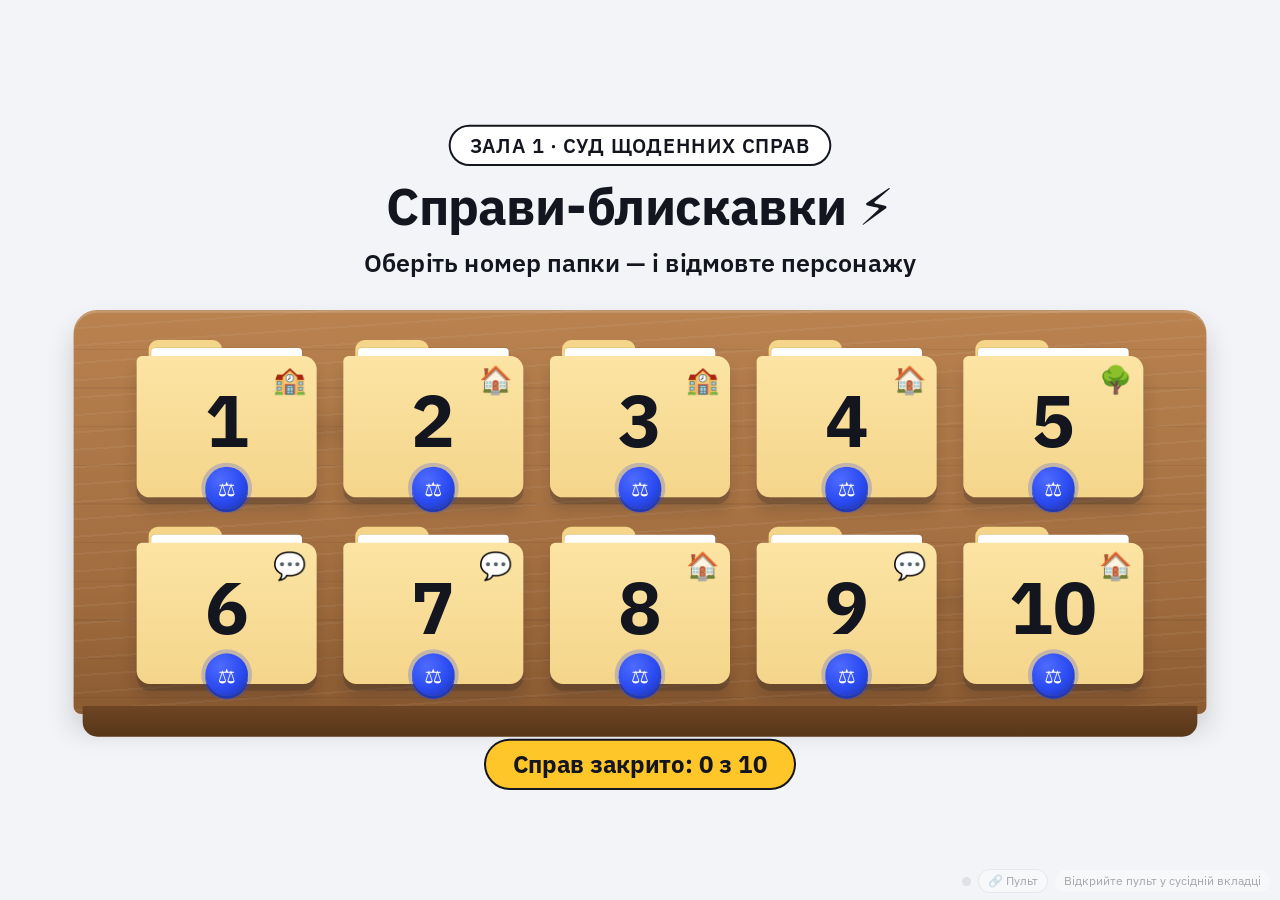
<file: index.html>
<!doctype html>
<html lang="uk">
<head>
  <meta charset="utf-8">
  <meta name="viewport" content="width=device-width, initial-scale=1">
  <title>Папки суду · Справи-блискавки</title>
  <link rel="preconnect" href="https://fonts.googleapis.com">
  <link rel="preconnect" href="https://fonts.gstatic.com" crossorigin>
  <link href="https://fonts.googleapis.com/css2?family=IBM+Plex+Sans:wght@400;600;700&display=swap" rel="stylesheet">
  <link rel="stylesheet" href="style.css">
  <link rel="icon" href="data:image/svg+xml,<svg xmlns='http://www.w3.org/2000/svg' viewBox='0 0 100 100'><text y='.9em' font-size='90'>⚖️</text></svg>">
</head>
<body>
  <div id="viewport">
    <div id="stage" aria-live="polite">

      <!-- СТІЛ СУДДІ -->
      <section id="scene-table" class="scene" hidden>
        <header class="table-head">
          <span class="pill pill--outline">ЗАЛА 1 · СУД ЩОДЕННИХ СПРАВ</span>
          <h1>Справи-блискавки ⚡</h1>
          <p class="sub">Оберіть номер папки — і відмовте персонажу</p>
        </header>
        <div class="desk">
          <div class="desk-top">
            <div class="folders" id="folders"></div>
          </div>
          <div class="desk-edge"></div>
        </div>
        <div class="counter" id="counter">Справ закрито: 0 з 10</div>
      </section>

      <!-- ВІДКРИТА СПРАВА -->
      <section id="scene-case" class="scene" hidden>
        <div class="case-card" id="case-card">
          <div class="case-top">
            <span class="case-tab" id="case-tab">Справа № 1</span>
            <span class="pill pill--outline pill--place" id="case-place">🏫 Школа</span>
          </div>
          <p class="case-context" id="case-context"></p>

          <div class="case-main">
            <div class="speaker" id="speaker">
              <div class="avatar" id="avatar"></div>
              <div class="speaker-name" id="speaker-name"></div>
              <div class="speaker-role" id="speaker-role"></div>
            </div>

            <div class="talk">
              <div class="badges" id="badges"></div>
              <div class="bubble" id="bubble">
                <p class="bubble-text" id="bubble-text"></p>
              </div>
              <div class="verdict-layer" id="verdict-layer">
                <div class="gavel" id="gavel" aria-hidden="true">
                  <svg viewBox="0 0 220 220" width="220" height="220">
                    <!-- руків'я -->
                    <rect x="101" y="78" width="18" height="128" rx="9" fill="#8A5A31"/>
                    <rect x="99" y="186" width="22" height="22" rx="8" fill="#6E4524"/>
                    <rect x="105" y="84" width="5" height="96" rx="2.5" fill="#B9824F" opacity=".7"/>
                    <!-- голівка: дерев'яний циліндр із торцями -->
                    <rect x="34" y="34" width="152" height="52" rx="12" fill="#A06C3E"/>
                    <rect x="34" y="40" width="152" height="10" rx="5" fill="#C98A4B" opacity=".8"/>
                    <rect x="22" y="28" width="26" height="64" rx="10" fill="#6E4524"/>
                    <rect x="172" y="28" width="26" height="64" rx="10" fill="#6E4524"/>
                    <rect x="62" y="34" width="8" height="52" fill="#FFC629"/>
                    <rect x="150" y="34" width="8" height="52" fill="#FFC629"/>
                  </svg>
                </div>
                <div class="stamp" id="stamp">ВІДМОВУ ПРИЙНЯТО</div>
                <div class="confetti" id="confetti"></div>
              </div>
            </div>
          </div>

          <div class="case-bottom">
            <div class="pill pill--hint" id="hint-pill">🛑 Ні · 💬 Бо — за бажанням · 🔄 Натомість — за бажанням</div>
            <div class="explain" id="explain" hidden></div>
          </div>
        </div>
      </section>

      <!-- КІНЕЦЬ ЗАСІДАННЯ -->
      <section id="scene-end" class="scene" hidden>
        <div class="end-wrap">
          <span class="pill pill--outline">ЗАЛА 1 · СУД ЩОДЕННИХ СПРАВ</span>
          <h1>Засідання закрито! ⚖️</h1>
          <p class="end-sub" id="end-sub">Справ розглянуто: 0 з 10</p>
          <div class="end-cards">
            <div class="end-card">
              <div class="end-emoji">🛑</div>
              <div class="end-title">Почали з «ні»</div>
              <div class="end-num" id="end-no">0</div>
            </div>
            <div class="end-card">
              <div class="end-emoji">💬</div>
              <div class="end-title">Без виправдань</div>
              <div class="end-num" id="end-noexcuse">0</div>
            </div>
            <div class="end-card">
              <div class="end-emoji">🔄</div>
              <div class="end-title">Втримали «ні» після перепитування</div>
              <div class="end-num" id="end-held">0</div>
            </div>
          </div>
          <p class="end-foot">Ваше «ні» — це повна відповідь. Дякуємо, суде! 💛</p>
        </div>
      </section>

    </div>
  </div>

  <!-- Куток тренера: маленький, не на сцені -->
  <div class="corner" id="corner">
    <span class="dot" id="pult-dot" title="Пульт"></span>
    <a href="pult.html" id="pult-link" target="sud-pult" rel="opener">🔗 Пульт</a>
    <span class="corner-hint" id="corner-hint">Відкрийте пульт у сусідній вкладці</span>
  </div>

  <script src="config.js"></script>
  <script src="data.js"></script>
  <script src="sync.js"></script>
  <script src="game.js"></script>
</body>
</html>
</file>
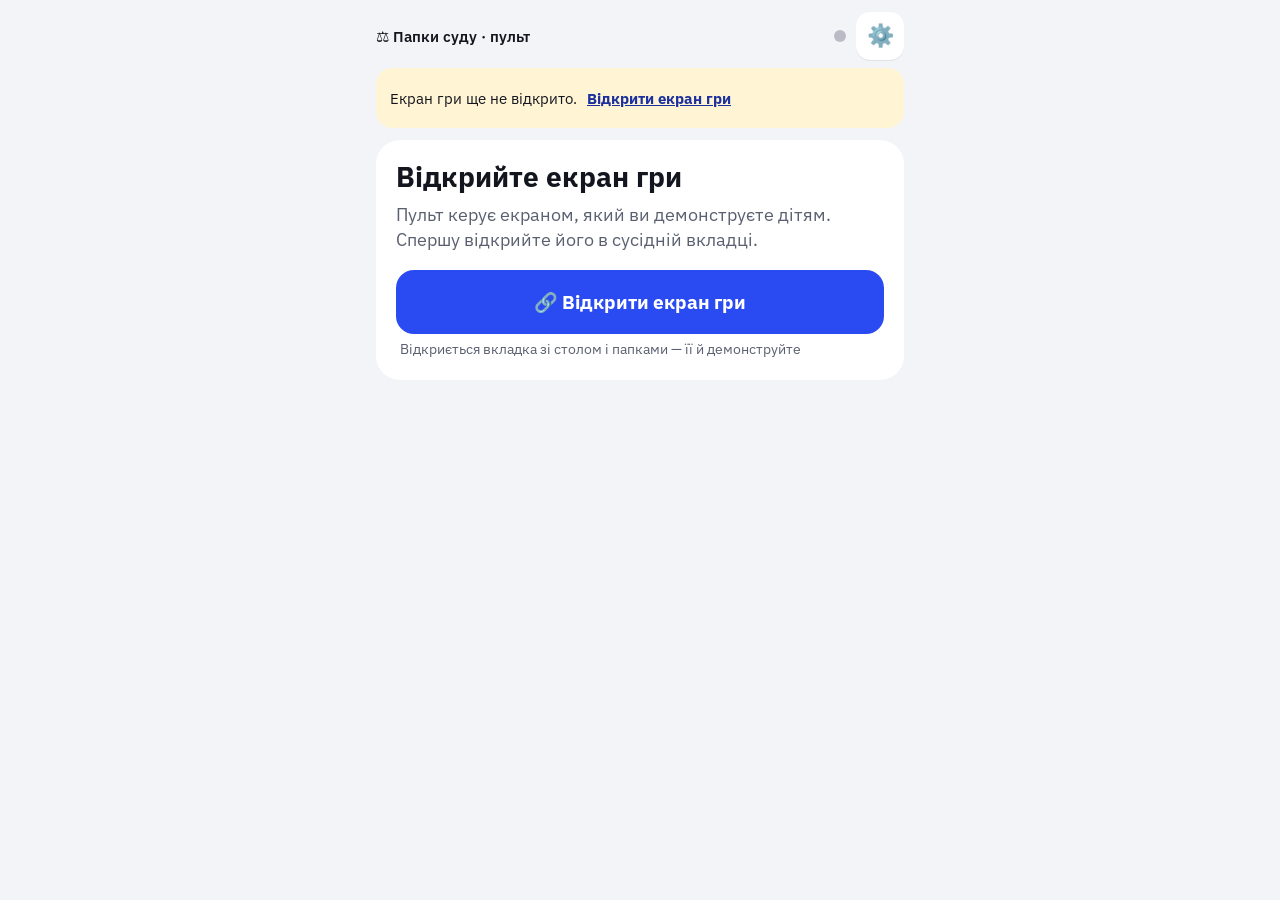
<file: pult.html>
<!doctype html>
<html lang="uk">
<head>
  <meta charset="utf-8">
  <meta name="viewport" content="width=device-width, initial-scale=1, viewport-fit=cover">
  <meta name="theme-color" content="#F3F4F7">
  <title>Пульт · Папки суду</title>
  <link rel="preconnect" href="https://fonts.googleapis.com">
  <link rel="preconnect" href="https://fonts.gstatic.com" crossorigin>
  <link href="https://fonts.googleapis.com/css2?family=IBM+Plex+Sans:wght@400;600;700&display=swap" rel="stylesheet">
  <link rel="stylesheet" href="pult.css">
  <link rel="icon" href="data:image/svg+xml,<svg xmlns='http://www.w3.org/2000/svg' viewBox='0 0 100 100'><text y='.9em' font-size='90'>🎛️</text></svg>">
</head>
<body>
  <div class="wrap">
    <header class="top">
      <div class="brand">⚖️ Папки суду · пульт</div>
      <div class="top-right">
        <span class="dot" id="dot" title="Екран гри не підключено" aria-label="Екран гри не підключено" role="img"></span>
        <button type="button" class="icon-btn" id="btn-menu" aria-expanded="false" aria-controls="menu" title="Налаштування">⚙️</button>
      </div>

      <div class="menu" id="menu" hidden>
        <div class="menu-status" id="menu-status">Екран гри не підключено</div>
        <button type="button" class="menu-item" id="btn-open-screen">🔗 Відкрити екран гри</button>
        <button type="button" class="menu-item" id="btn-sound" aria-pressed="false">🔇 Звук: вимкнено</button>
        <button type="button" class="menu-item" id="btn-new">🧹 Новий урок</button>
        <div class="room" id="room" hidden>
          <label for="room-code">Код кімнати (пульт на телефоні)</label>
          <div class="room-row">
            <input id="room-code" inputmode="numeric" pattern="[0-9]{4}" maxlength="4" placeholder="1234" autocomplete="off">
            <button type="button" class="menu-item menu-item--small" id="btn-room">Під'єднатися</button>
          </div>
          <span class="room-note" id="room-note"></span>
        </div>
        <details class="keys">
          <summary>⌨️ Гарячі клавіші на екрані гри</summary>
          <ul>
            <li><kbd>F</kbd> повний екран</li>
            <li><kbd>Space</kbd> наступний крок</li>
            <li><kbd>Esc</kbd> до столу</li>
            <li><kbd>1</kbd> <kbd>2</kbd> <kbd>3</kbd> бейджі</li>
            <li><kbd>P</kbd> перепитати · <kbd>S</kbd> ще спроба · <kbd>V</kbd> вердикт</li>
          </ul>
        </details>
      </div>
    </header>

    <div class="offline" id="offline" hidden>
      <span>Екран гри ще не відкрито.</span>
      <button type="button" class="btn-link" id="btn-open-screen-2">Відкрити екран гри</button>
    </div>

    <main class="card" id="view" aria-live="polite"></main>
  </div>

  <!-- Модальне вікно «Новий урок» -->
  <div class="modal" id="modal" hidden>
    <div class="modal-box" role="dialog" aria-modal="true" aria-labelledby="modal-title">
      <h2 id="modal-title">Почати новий урок?</h2>
      <p>Усі закриті справи знову стануть запечатаними, а лічильник обнулиться.</p>
      <div class="modal-actions">
        <button type="button" class="btn btn--secondary" id="modal-cancel">Скасувати</button>
        <button type="button" class="btn btn--primary" id="modal-ok">Так, новий урок</button>
      </div>
    </div>
  </div>

  <script src="config.js"></script>
  <script src="data.js"></script>
  <script src="sync.js"></script>
  <script src="pult.js"></script>
</body>
</html>
</file>
<file: style.css>
/* ===== Папки суду · екран гри (сцена 1920×1080) ===== */
:root {
  --cobalt: #2B4BF2;
  --cobalt-700: #1C319D;
  --cobalt-100: #D5DBFC;
  --sun: #FFC629;
  --sun-100: #FFF4D4;
  --ink: #14161F;
  --ink-muted: #5B6070;
  --paper: #F3F4F7;
  --white: #FFFFFF;
  --tomato: #F0432E;
  --teal: #14998F;
  --bubble: #F5A9C6;
  --leaf: #86B04A;

  --wood-1: #B9824F;
  --wood-2: #A06C3E;
  --wood-3: #8A5A31;
  --wood-edge: #6E4524;

  --r-card: 24px;
  --r-pill: 999px;
}

* { box-sizing: border-box; }
html, body { margin: 0; height: 100%; }
body {
  background: var(--paper);
  color: var(--ink);
  font-family: "IBM Plex Sans", system-ui, -apple-system, "Segoe UI", sans-serif;
  font-weight: 400;
  overflow: hidden;
  -webkit-font-smoothing: antialiased;
}
[hidden] { display: none !important; }

/* --- масштабування 16:9 --- */
#viewport {
  position: fixed; inset: 0;
  display: grid; place-items: center;
  background: var(--paper);
}
#stage {
  position: absolute; left: 50%; top: 50%;
  width: 1920px; height: 1080px;
  transform-origin: 0 0;
  background: var(--paper);
  overflow: hidden;
  font-size: 32px;
  line-height: 1.3;
}
.scene { position: absolute; inset: 0; }

h1 { font-weight: 700; font-size: 76px; line-height: 1.1; margin: 0; letter-spacing: -0.01em; }

/* --- пігулки --- */
.pill {
  display: inline-flex; align-items: center; gap: 12px;
  border-radius: var(--r-pill);
  padding: 10px 28px;
  font-weight: 600; font-size: 30px; line-height: 1.2;
  background: var(--white); color: var(--ink);
}
.pill--outline { border: 3px solid var(--ink); background: var(--white); letter-spacing: 0.04em; }
.pill--place { letter-spacing: 0; font-size: 34px; }
.pill--hint { background: var(--paper); border: 3px solid var(--ink); font-size: 32px; padding: 14px 34px; }

/* ===================== СТІЛ ===================== */
.table-head { position: absolute; left: 0; right: 0; top: 52px; text-align: center; display: flex; flex-direction: column; align-items: center; gap: 18px; }
.table-head .sub { margin: 0; font-size: 38px; font-weight: 600; }

.desk { position: absolute; left: 110px; right: 110px; top: 330px; height: 640px; }
.desk-top {
  position: absolute; inset: 0 0 34px 0;
  border-radius: 36px 36px 12px 12px;
  background:
    repeating-linear-gradient(176deg, rgba(255,255,255,.05) 0 3px, transparent 3px 26px),
    repeating-linear-gradient(180deg, rgba(0,0,0,.06) 0 2px, transparent 2px 58px),
    radial-gradient(ellipse 30% 9% at 22% 30%, rgba(0,0,0,.08), transparent 70%),
    radial-gradient(ellipse 22% 7% at 76% 72%, rgba(0,0,0,.07), transparent 70%),
    linear-gradient(180deg, var(--wood-1), var(--wood-2) 70%, var(--wood-3));
  box-shadow: inset 0 4px 0 rgba(255,255,255,.18), 0 24px 40px rgba(20,22,31,.18);
  display: grid; place-items: center;
}
.desk-edge {
  position: absolute; left: 14px; right: 14px; bottom: 0; height: 46px;
  border-radius: 0 0 22px 22px;
  background: linear-gradient(180deg, var(--wood-edge), #573619);
}

.folders {
  display: grid;
  grid-template-columns: repeat(5, 270px);
  grid-template-rows: repeat(2, 236px);
  gap: 44px 40px;
}
.folder {
  position: relative;
  width: 270px; height: 236px;
  cursor: pointer;
  transition: transform .2s ease;
  -webkit-tap-highlight-color: transparent;
}
.folder:hover { transform: translateY(-4px) rotate(-1deg); }
.folder-tab {
  position: absolute; left: 18px; top: 0;
  width: 110px; height: 34px;
  background: #F4D58A;
  border-radius: 14px 14px 0 0;
}
.folder-body {
  position: absolute; left: 0; right: 0; top: 24px; bottom: 0;
  background: linear-gradient(180deg, #FCE4A4, #F4D58A);
  border-radius: 8px 20px 20px 20px;
  box-shadow: 0 10px 0 rgba(20,22,31,.18), 0 18px 24px rgba(20,22,31,.18);
  display: flex; align-items: center; justify-content: center;
}
.folder-sheet { /* аркуш, що визирає */
  position: absolute; left: 22px; right: 22px; top: 12px; height: 40px;
  background: var(--white); border-radius: 6px 6px 0 0;
  box-shadow: 0 0 0 1px rgba(20,22,31,.08);
}
.folder-num { font-size: 110px; margin-top: -20px; font-weight: 700; line-height: 1; color: var(--ink); }
.folder-place { position: absolute; top: 14px; right: 16px; font-size: 40px; line-height: 1; }
.folder-seal {
  position: absolute; left: 50%; bottom: -18px; transform: translateX(-50%);
  width: 64px; height: 64px; border-radius: 50%;
  background: radial-gradient(circle at 35% 30%, #4E6BFF, var(--cobalt) 55%, var(--cobalt-700));
  box-shadow: 0 0 0 6px rgba(43,75,242,.25), 0 4px 0 var(--cobalt-700);
  display: grid; place-items: center;
  color: var(--white); font-size: 30px; font-weight: 700;
}
.folder.closed .folder-body { background: linear-gradient(180deg, #EFE3C6, #DCCDA8); }
.folder.closed .folder-num, .folder.closed .folder-place, .folder.closed .folder-seal { opacity: .55; }
.folder.closed .folder-seal { opacity: 0; background: var(--ink-muted); box-shadow: 0 0 0 6px rgba(91,96,112,.2); }
.mini-stamp {
  position: absolute; left: 50%; top: 80%;
  transform: translate(-50%, -50%) rotate(-12deg);
  background: var(--sun); color: var(--ink);
  border: 4px solid var(--ink); border-radius: 12px;
  padding: 6px 12px;
  font-weight: 700; font-size: 28px; line-height: 1.05; text-align: center;
  white-space: nowrap;
  box-shadow: 0 6px 0 rgba(20,22,31,.25);
}
.mini-stamp.fresh { animation: miniStamp .45s cubic-bezier(.2,1.6,.4,1) both; }
@keyframes miniStamp {
  from { transform: translate(-50%, -50%) rotate(-12deg) scale(1.8); opacity: 0; }
  to   { transform: translate(-50%, -50%) rotate(-12deg) scale(1); opacity: 1; }
}

.counter {
  position: absolute; left: 50%; bottom: 30px; transform: translateX(-50%);
  background: var(--sun); color: var(--ink);
  font-weight: 700; font-size: 36px;
  border-radius: var(--r-pill); padding: 12px 40px;
  border: 3px solid var(--ink);
  white-space: nowrap;
}

/* ===================== СПРАВА ===================== */
.case-card {
  position: absolute; inset: 44px 56px;
  background: var(--white);
  border-radius: var(--r-card);
  box-shadow: 0 30px 60px rgba(20,22,31,.14), 0 0 0 1px rgba(20,22,31,.06);
  padding: 40px 64px 36px;
  display: flex; flex-direction: column;
}
.case-card.opening { animation: caseOpen .55s cubic-bezier(.2,.9,.3,1.05) both; transform-origin: var(--ox, 50%) var(--oy, 50%); }
@keyframes caseOpen {
  0%   { transform: scale(.14) rotate(-3deg); opacity: 0; background: #F4D58A; }
  45%  { opacity: 1; background: #FCE4A4; }
  100% { transform: none; opacity: 1; background: var(--white); }
}
.case-top { display: flex; align-items: center; gap: 22px; }
.case-tab {
  background: var(--sun); color: var(--ink);
  font-weight: 700; font-size: 34px;
  border-radius: 16px; padding: 8px 24px;
}
.case-context {
  margin: 22px 0 0; font-size: 38px; line-height: 1.32; font-weight: 400;
  max-width: 1640px; min-height: 100px;
}

.case-main {
  flex: 1; display: flex; align-items: center; gap: 56px;
  margin-top: 8px; min-height: 0;
}
.speaker { width: 340px; flex: none; display: flex; flex-direction: column; align-items: center; text-align: center; }
.avatar {
  width: 300px; height: 300px;
  transition: transform .45s cubic-bezier(.3,1.4,.5,1);
  transform-origin: 50% 90%;
}
.avatar svg { width: 100%; height: 100%; display: block; }
.avatar.speaking svg { animation: breathe .6s ease-in-out infinite alternate; transform-origin: 50% 85%; }
@keyframes breathe { from { transform: scale(1); } to { transform: scale(1.035) translateY(-3px); } }
.avatar.lean { transform: rotate(6deg) translateX(22px); }
.speaker-name { margin-top: 18px; font-weight: 700; font-size: 40px; line-height: 1.15; }
.speaker-role { margin-top: 6px; font-size: 30px; }

.talk { position: relative; flex: 1; align-self: stretch; display: flex; flex-direction: column; justify-content: center; min-width: 0; }
.badges { min-height: 96px; display: flex; flex-wrap: wrap; gap: 16px; align-items: flex-end; margin-bottom: 26px; }
.badge {
  display: inline-flex; align-items: center;
  background: var(--sun); color: var(--ink);
  border: 3px solid var(--ink); border-radius: var(--r-pill);
  font-weight: 700; font-size: 40px; padding: 12px 32px;
  box-shadow: 0 6px 0 rgba(20,22,31,.9);
}
.badge.fly { animation: badgeFly .5s cubic-bezier(.2,1.5,.4,1) both; }
@keyframes badgeFly {
  0%   { transform: translateY(70px) scale(.4) rotate(-8deg); opacity: 0; }
  100% { transform: none; opacity: 1; }
}
.softhint {
  display: inline-flex; align-items: center;
  background: var(--sun-100); color: var(--ink);
  border: 3px dashed var(--ink); border-radius: var(--r-pill);
  font-weight: 600; font-size: 38px; padding: 12px 32px;
  animation: softIn .4s ease-out both;
}
@keyframes softIn { from { opacity: 0; transform: translateY(14px); } to { opacity: 1; transform: none; } }

.bubble {
  position: relative;
  background: var(--cobalt-100);
  border-radius: 40px;
  padding: 44px 56px;
  min-height: 260px;
  display: flex; align-items: center;
}
.bubble::before { /* хвостик до персонажа */
  content: ""; position: absolute; left: -38px; top: 50%; margin-top: -30px;
  border-style: solid; border-width: 30px 44px 30px 0;
  border-color: transparent var(--cobalt-100) transparent transparent;
}
.bubble-text { margin: 0; font-size: 60px; line-height: 1.22; font-weight: 600; color: var(--ink); }
.bubble-text .caret { display: inline-block; width: .08em; height: .9em; margin-left: 4px; background: var(--ink); vertical-align: -0.08em; opacity: .6; }

.verdict-layer { position: absolute; inset: 0; pointer-events: none; }
.gavel { position: absolute; right: 0; top: -30px; width: 220px; height: 220px; opacity: 0; transform-origin: 50% 92%; }
.gavel.hit { animation: gavelHit .5s cubic-bezier(.5,0,.5,1) both; }
@keyframes gavelHit {
  0%   { opacity: 0; transform: rotate(-55deg); }
  25%  { opacity: 1; transform: rotate(-60deg); }
  60%  { opacity: 1; transform: rotate(14deg); }
  100% { opacity: 1; transform: rotate(0deg); }
}
.gavel.rest { opacity: 1; }

.stamp {
  position: absolute; left: 50%; top: 58%;
  transform: translate(-50%, -50%) rotate(-8deg);
  background: var(--sun); color: var(--ink);
  border: 8px solid var(--ink); border-radius: 22px;
  padding: 18px 46px;
  font-weight: 700; font-size: 84px; line-height: 1; letter-spacing: 0.02em;
  white-space: nowrap;
  box-shadow: 0 12px 0 rgba(20,22,31,.85);
  opacity: 0;
}
.stamp.show { opacity: 1; }
.stamp.drop { animation: stampDrop .45s cubic-bezier(.2,1.6,.4,1) both, stampShake .24s .45s ease-in-out 1; }
@keyframes stampDrop {
  0%   { opacity: 0; transform: translate(-50%, -120%) rotate(-14deg) scale(1.6); }
  100% { opacity: 1; transform: translate(-50%, -50%) rotate(-8deg) scale(1); }
}
@keyframes stampShake {
  0%, 100% { transform: translate(-50%, -50%) rotate(-8deg); }
  33% { transform: translate(-51%, -50%) rotate(-9.5deg); }
  66% { transform: translate(-49%, -50%) rotate(-6.5deg); }
}

.confetti { position: absolute; left: 50%; top: 58%; width: 0; height: 0; }
.leaf {
  position: absolute; left: -14px; top: -9px;
  width: 30px; height: 18px;
  border-radius: 0 100% 0 100%;
  opacity: 0;
  animation: leafFly .6s cubic-bezier(.15,.7,.3,1) both;
}
@keyframes leafFly {
  0%   { opacity: 1; transform: translate(0,0) rotate(0) scale(.6); }
  80%  { opacity: 1; }
  100% { opacity: 0; transform: translate(var(--dx), var(--dy)) rotate(var(--rot)) scale(1); }
}

.case-bottom { margin-top: 26px; min-height: 96px; display: flex; justify-content: center; align-items: center; }
.explain {
  background: var(--sun); color: var(--ink);
  border-radius: var(--r-card); padding: 20px 36px;
  font-size: 34px; line-height: 1.3; font-weight: 400;
  max-width: 1680px;
  animation: softIn .45s .3s ease-out both;
}
.explain b { font-weight: 700; }

/* ===================== КІНЕЦЬ ===================== */
.end-wrap { position: absolute; inset: 0; display: flex; flex-direction: column; align-items: center; justify-content: center; text-align: center; gap: 22px; padding: 60px; }
.end-wrap h1 { font-size: 80px; }
.end-sub { margin: 0; font-size: 46px; font-weight: 600; background: var(--sun); border-radius: var(--r-pill); padding: 10px 40px; }
.end-cards { display: flex; gap: 40px; margin-top: 30px; }
.end-card {
  width: 480px; min-height: 380px;
  background: var(--white); border-radius: var(--r-card);
  box-shadow: 0 20px 40px rgba(20,22,31,.12);
  padding: 40px 36px;
  display: flex; flex-direction: column; align-items: center; justify-content: flex-start; gap: 14px;
  animation: softIn .5s ease-out both;
}
.end-card:nth-child(2) { animation-delay: .1s; }
.end-card:nth-child(3) { animation-delay: .2s; }
.end-emoji { font-size: 84px; line-height: 1; }
.end-title { font-size: 40px; font-weight: 700; line-height: 1.15; min-height: 92px; display: flex; align-items: center; }
.end-num {
  margin-top: auto;
  background: var(--cobalt); color: var(--white);
  border-radius: var(--r-pill); padding: 8px 36px;
  font-size: 44px; font-weight: 700;
}
.end-foot { margin: 26px 0 0; font-size: 36px; }

/* ===================== КУТОК ТРЕНЕРА ===================== */
.corner {
  position: fixed; right: 10px; bottom: 8px; z-index: 10;
  display: flex; align-items: center; gap: 8px;
  font-size: 12px; line-height: 1;
  opacity: .35; transition: opacity .2s;
}
.corner:hover { opacity: 1; }
.corner a { color: var(--ink); text-decoration: none; background: var(--white); border-radius: var(--r-pill); padding: 5px 9px; box-shadow: 0 0 0 1px rgba(20,22,31,.15); }
.dot { width: 9px; height: 9px; border-radius: 50%; background: #B9BCC6; }
.dot.on { background: var(--leaf); box-shadow: 0 0 0 3px rgba(134,176,74,.25); }
.corner-hint { color: var(--ink); background: var(--white); border-radius: var(--r-pill); padding: 5px 9px; }
body.pult-on .corner-hint { display: none; }
body.pult-on .corner { opacity: .2; }
body.pult-on .corner:hover { opacity: 1; }

/* ===================== Менше руху ===================== */
@media (prefers-reduced-motion: reduce) {
  *, *::before, *::after { animation: none !important; transition: none !important; }
  .stamp.drop, .stamp.show { opacity: 1; }
  .gavel.hit { opacity: 1; }
  .leaf { display: none; }
}
</file>
<file: pult.css>
/* ===== Папки суду · пульт тренера (майстер по кроках) ===== */
:root {
  --cobalt: #2B4BF2; --cobalt-700: #1C319D; --cobalt-100: #D5DBFC;
  --sun: #FFC629; --sun-100: #FFF4D4;
  --ink: #14161F; --ink-muted: #5B6070;
  --paper: #F3F4F7; --white: #FFFFFF;
  --leaf: #86B04A;
  --r-card: 24px; --r-pill: 999px;
}
* { box-sizing: border-box; }
html { -webkit-text-size-adjust: 100%; }
body {
  margin: 0; background: var(--paper); color: var(--ink);
  font-family: "IBM Plex Sans", system-ui, -apple-system, "Segoe UI", sans-serif;
  font-size: 17px; line-height: 1.4;
}
[hidden] { display: none !important; }
h1, h2 { margin: 0; font-weight: 700; line-height: 1.2; }
h1 { font-size: 28px; }
h2 { font-size: 22px; }

.wrap { max-width: 560px; margin: 0 auto; padding: 12px 16px 40px; padding-top: max(12px, env(safe-area-inset-top)); }

/* --- шапка --- */
.top { position: relative; display: flex; align-items: center; justify-content: space-between; gap: 12px; min-height: 48px; }
.brand { font-weight: 600; font-size: 15px; }
.top-right { display: flex; align-items: center; gap: 10px; }
.dot { width: 12px; height: 12px; border-radius: 50%; background: #B9BCC6; }
.dot.on { background: var(--leaf); box-shadow: 0 0 0 4px rgba(134,176,74,.25); }
.icon-btn {
  appearance: none; border: 0; background: var(--white); cursor: pointer;
  width: 48px; height: 48px; border-radius: 14px; font-size: 22px;
  box-shadow: 0 1px 0 rgba(20,22,31,.08);
}
.icon-btn[aria-expanded="true"] { background: var(--cobalt-100); }

.menu {
  position: absolute; right: 0; top: 56px; z-index: 10;
  width: min(320px, calc(100vw - 32px));
  background: var(--white); border-radius: 20px; padding: 12px;
  box-shadow: 0 16px 40px rgba(20,22,31,.18);
  display: grid; gap: 6px;
}
.menu-status { font-size: 14px; color: var(--ink-muted); padding: 4px 6px 8px; }
.menu-item {
  appearance: none; border: 0; font: inherit; font-weight: 600; color: var(--ink); text-align: left;
  min-height: 52px; padding: 10px 14px; border-radius: 14px; background: var(--paper); cursor: pointer;
}
.menu-item[aria-pressed="true"] { background: var(--sun); }
.menu-item--small { min-height: 48px; text-align: center; }
.room { display: grid; gap: 6px; padding: 8px 6px 2px; font-size: 14px; }
.room-row { display: flex; gap: 8px; }
.room input {
  font: inherit; font-weight: 700; font-size: 20px; letter-spacing: .2em; width: 7ch;
  min-height: 48px; padding: 6px 10px; border: 2px solid var(--ink); border-radius: 12px; color: var(--ink);
}
.room-note { color: var(--ink-muted); }
.keys { padding: 6px; font-size: 14px; }
.keys summary { cursor: pointer; font-weight: 600; min-height: 32px; }
.keys ul { margin: 6px 0 0; padding-left: 18px; line-height: 1.9; }
kbd { font: inherit; font-weight: 700; font-size: 13px; background: var(--paper); border-radius: 6px; padding: 1px 6px; box-shadow: inset 0 -2px 0 rgba(20,22,31,.15); }

.offline {
  margin-top: 8px; padding: 10px 14px; border-radius: 16px; background: var(--sun-100);
  display: flex; flex-wrap: wrap; gap: 4px 10px; align-items: center; font-size: 15px;
}
.btn-link {
  appearance: none; border: 0; background: none; padding: 6px 0; font: inherit; font-weight: 700;
  color: var(--cobalt-700); text-decoration: underline; cursor: pointer; min-height: 40px;
}

/* --- основна картка --- */
.card { margin-top: 12px; background: var(--white); border-radius: var(--r-card); padding: 20px; position: relative; }
.fade { animation: fadeIn .15s ease-out both; }
@keyframes fadeIn { from { opacity: 0; transform: translateY(4px); } to { opacity: 1; transform: none; } }

.step-top { display: flex; align-items: center; justify-content: space-between; gap: 10px; min-height: 40px; }
.progress { display: flex; align-items: center; gap: 8px; font-size: 14px; color: var(--ink-muted); font-weight: 600; }
.dots { display: flex; gap: 6px; }
.dots i { width: 10px; height: 10px; border-radius: 50%; background: var(--cobalt-100); }
.dots i.on { background: var(--cobalt); }
.dots i.cur { background: var(--cobalt); box-shadow: 0 0 0 3px var(--cobalt-100); }
.back {
  appearance: none; border: 0; background: var(--paper); color: var(--ink); font: inherit; font-size: 14px; font-weight: 600;
  min-height: 40px; padding: 6px 12px; border-radius: var(--r-pill); cursor: pointer; white-space: nowrap; flex: none;
}
.case-name { font-size: 14px; color: var(--ink-muted); margin-top: 2px; }

.now { margin: 16px 0 0; font-size: 18px; color: var(--ink-muted); }
.now b { color: var(--ink); }
.read {
  margin-top: 14px; background: var(--cobalt-100); border-radius: 20px; padding: 16px 18px;
}
.read p { margin: 0; font-size: 27px; line-height: 1.25; font-weight: 600; color: var(--ink); }
.read .who { margin-top: 8px; font-size: 15px; color: var(--ink); }

.btns { margin-top: 18px; display: grid; gap: 12px; }
.btn-wrap { display: grid; gap: 6px; }
.btn {
  appearance: none; border: 0; cursor: pointer; font: inherit; font-weight: 700; font-size: 19px;
  min-height: 64px; width: 100%; padding: 12px 18px; border-radius: 18px;
  touch-action: manipulation; -webkit-tap-highlight-color: transparent;
}
.btn:active { transform: translateY(1px); }
.btn:focus-visible, .chip:focus-visible, .f:focus-visible, .back:focus-visible, .menu-item:focus-visible { outline: 3px solid var(--cobalt); outline-offset: 2px; }
.btn--primary { background: var(--cobalt); color: var(--white); }
.btn--secondary { background: var(--white); color: var(--ink); box-shadow: inset 0 0 0 2px var(--ink); }
.cap { font-size: 14px; color: var(--ink-muted); padding: 0 4px; }

.extra { margin-top: 18px; padding-top: 14px; border-top: 1px dashed rgba(20,22,31,.15); }
.extra-label { font-size: 15px; color: var(--ink-muted); }
.chips { display: flex; flex-wrap: wrap; gap: 8px; margin-top: 8px; }
.chip {
  appearance: none; border: 0; font: inherit; font-weight: 600; font-size: 16px; color: var(--ink);
  min-height: 48px; padding: 8px 16px; border-radius: var(--r-pill); background: var(--white);
  box-shadow: inset 0 0 0 2px var(--cobalt-100); cursor: pointer; touch-action: manipulation;
}
.chip.on { background: var(--sun); box-shadow: inset 0 0 0 2px var(--ink); }

.tips { margin-top: 18px; border-radius: 16px; background: var(--paper); }
.tips summary { cursor: pointer; font-weight: 600; padding: 14px 16px; min-height: 48px; list-style-position: inside; }
.tips-body { padding: 0 16px 14px; font-size: 16px; }
.tips-body h3 { font-size: 13px; text-transform: uppercase; letter-spacing: .04em; margin: 10px 0 4px; }
.tips-body ul { margin: 0; padding-left: 20px; }
.tips-body p { margin: 0; }
.art2 { margin-top: 10px; background: var(--sun-100); border-radius: 12px; padding: 10px 12px; }

/* --- стіл --- */
.lead { margin: 8px 0 0; font-size: 18px; color: var(--ink-muted); }
.folders { margin-top: 16px; display: grid; grid-template-columns: 1fr 1fr; gap: 8px; }
.f {
  appearance: none; border: 0; font: inherit; color: var(--ink); text-align: left; cursor: pointer;
  min-height: 60px; padding: 10px 12px; border-radius: 16px; background: var(--paper);
  display: flex; align-items: center; gap: 10px; touch-action: manipulation;
}
.f-num { font-size: 24px; font-weight: 700; min-width: 1.4em; text-align: center; }
.f-title { font-weight: 600; font-size: 15px; line-height: 1.2; }
.f.closed { opacity: .5; }
.f.closed .f-num::after { content: " ✓"; font-size: 16px; }
.end-link { display: block; margin: 18px auto 0; color: var(--ink-muted); font-weight: 600; font-size: 15px; text-decoration: underline; }

.done-badge { display: inline-block; background: var(--sun); color: var(--ink); font-weight: 700; border-radius: var(--r-pill); padding: 4px 12px; font-size: 14px; }

/* --- модальне вікно --- */
.modal { position: fixed; inset: 0; z-index: 20; background: rgba(20,22,31,.45); display: grid; place-items: center; padding: 16px; }
.modal-box { background: var(--white); border-radius: var(--r-card); padding: 24px; max-width: 420px; width: 100%; }
.modal-box p { margin: 10px 0 0; }
.modal-actions { display: grid; grid-template-columns: 1fr 1fr; gap: 10px; margin-top: 20px; }
.modal-actions .btn { min-height: 56px; font-size: 16px; }

@media (prefers-reduced-motion: reduce) { .fade { animation: none; } }
.read--art { background: var(--sun-100); }
.read--art p { font-size: 22px; }
</file>
